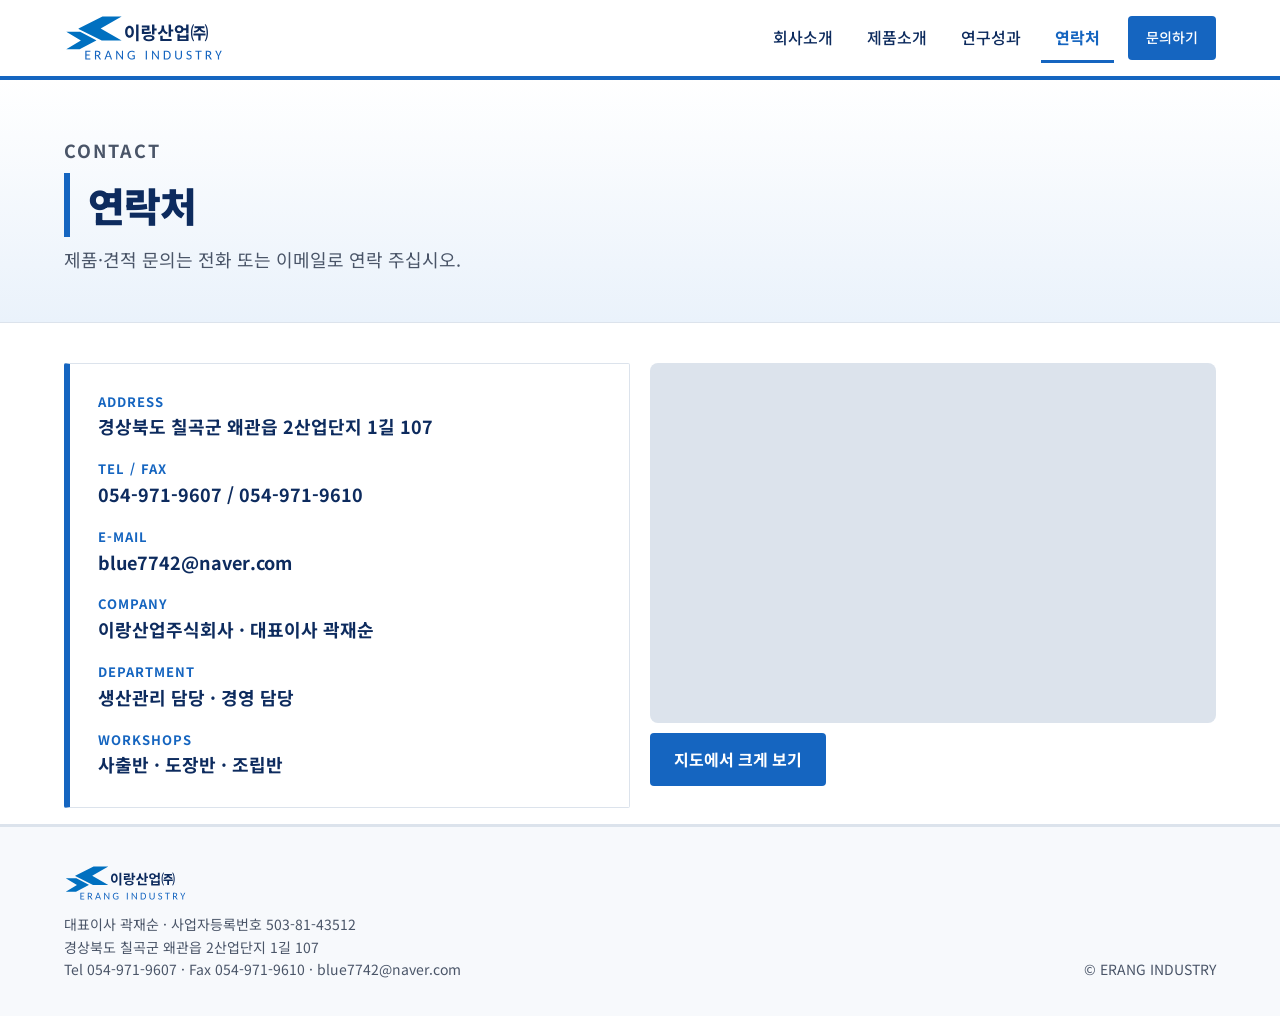
<file: contact.html>
<!doctype html>
<html lang="ko">
<head>
<meta charset="utf-8">
<meta name="viewport" content="width=device-width, initial-scale=1">
<title>연락처 | 이랑산업㈜</title>
<meta name="description" content="이랑산업 연락처 — 경상북도 칠곡군 왜관읍 2산업단지 1길 107, Tel 054-971-9607, blue7742@naver.com">
<meta property="og:title" content="연락처 | 이랑산업㈜">
<meta property="og:description" content="이랑산업 연락처 — 경상북도 칠곡군 왜관읍 2산업단지 1길 107, Tel 054-971-9607, blue7742@naver.com">
<meta property="og:type" content="website">
<meta property="og:site_name" content="이랑산업㈜ ERANG INDUSTRY">
<meta property="og:url" content="https://erang-korea.github.io/contact.html">
<meta property="og:image" content="https://erang-korea.github.io/og-image.jpg">
<meta property="og:image:width" content="1200">
<meta property="og:image:height" content="630">
<meta name="twitter:card" content="summary_large_image">
<link rel="preconnect" href="https://fonts.googleapis.com">
<link rel="stylesheet" href="https://fonts.googleapis.com/css2?family=Noto+Sans+KR:wght@400;500;700;900&amp;display=swap">
<link rel="stylesheet" href="style.css">
<link rel="icon" type="image/svg+xml" href="mark-erang.svg">
</head>
<body>
<header class="top"><div class="wrap">
<a href="index.html" class="logo"><img src="logo-erang.svg" alt="이랑산업㈜ ERANG INDUSTRY"></a>
<nav class="main" aria-label="주 메뉴"><a href="index.html">회사소개</a><a href="products.html">제품소개</a><a href="research.html">연구성과</a><a href="contact.html" class="on">연락처</a><a class="btn btn-blue" href="contact.html">문의하기</a></nav>
</div></header>
<main>

<section class="pagehead"><div class="wrap"><p class="kicker">CONTACT</p><h1>연락처</h1><p>제품·견적 문의는 전화 또는 이메일로 연락 주십시오.</p></div></section>
<div class="wrap"><section class="blk" style="padding-top:40px">
<div class="cols" style="grid-template-columns:repeat(auto-fit,minmax(300px,1fr))">
<div class="info">
<div><small>ADDRESS</small><b>경상북도 칠곡군 왜관읍 2산업단지 1길 107</b></div>
<div><small>TEL / FAX</small><b><a href="tel:054-971-9607">054-971-9607</a> / 054-971-9610</b></div>
<div><small>E-MAIL</small><b><a href="mailto:blue7742@naver.com">blue7742@naver.com</a></b></div>
<div><small>COMPANY</small><b>이랑산업주식회사 · 대표이사 곽재순</b></div>
<div><small>DEPARTMENT</small><b>생산관리 담당 · 경영 담당</b></div>
<div><small>WORKSHOPS</small><b>사출반 · 도장반 · 조립반</b></div>
</div>
<div style="display:flex;flex-direction:column;gap:10px">
<iframe title="이랑산업 위치 지도" src="https://maps.google.com/maps?q=%EA%B2%BD%EB%B6%81%20%EC%B9%A0%EA%B3%A1%EA%B5%B0%20%EC%99%9C%EA%B4%80%EC%9D%8D%202%EC%82%B0%EC%97%85%EB%8B%A8%EC%A7%80%201%EA%B8%B8%20107&amp;z=15&amp;output=embed" style="width:100%;height:360px;border:0;border-radius:8px;background:var(--line)" loading="lazy" referrerpolicy="no-referrer-when-downgrade" allowfullscreen></iframe>
<a class="btn btn-blue" style="align-self:flex-start" href="https://www.google.com/maps/search/?api=1&amp;query=%EA%B2%BD%EB%B6%81%20%EC%B9%A0%EA%B3%A1%EA%B5%B0%20%EC%99%9C%EA%B4%80%EC%9D%8D%202%EC%82%B0%EC%97%85%EB%8B%A8%EC%A7%80%201%EA%B8%B8%20107" target="_blank" rel="noopener">지도에서 크게 보기</a>
</div>
</div></section></div>
</main>
<footer><div class="wrap">
<div>
<a href="index.html" class="logo"><img src="logo-erang.svg" alt="이랑산업㈜ ERANG INDUSTRY"></a>
<p>대표이사 곽재순 · 사업자등록번호 503-81-43512</p>
<p>경상북도 칠곡군 왜관읍 2산업단지 1길 107</p>
<p>Tel 054-971-9607 · Fax 054-971-9610 · <a href="mailto:blue7742@naver.com">blue7742@naver.com</a></p>
</div>
<p>© ERANG INDUSTRY</p>
</div></footer>

</body>
</html>
</file>
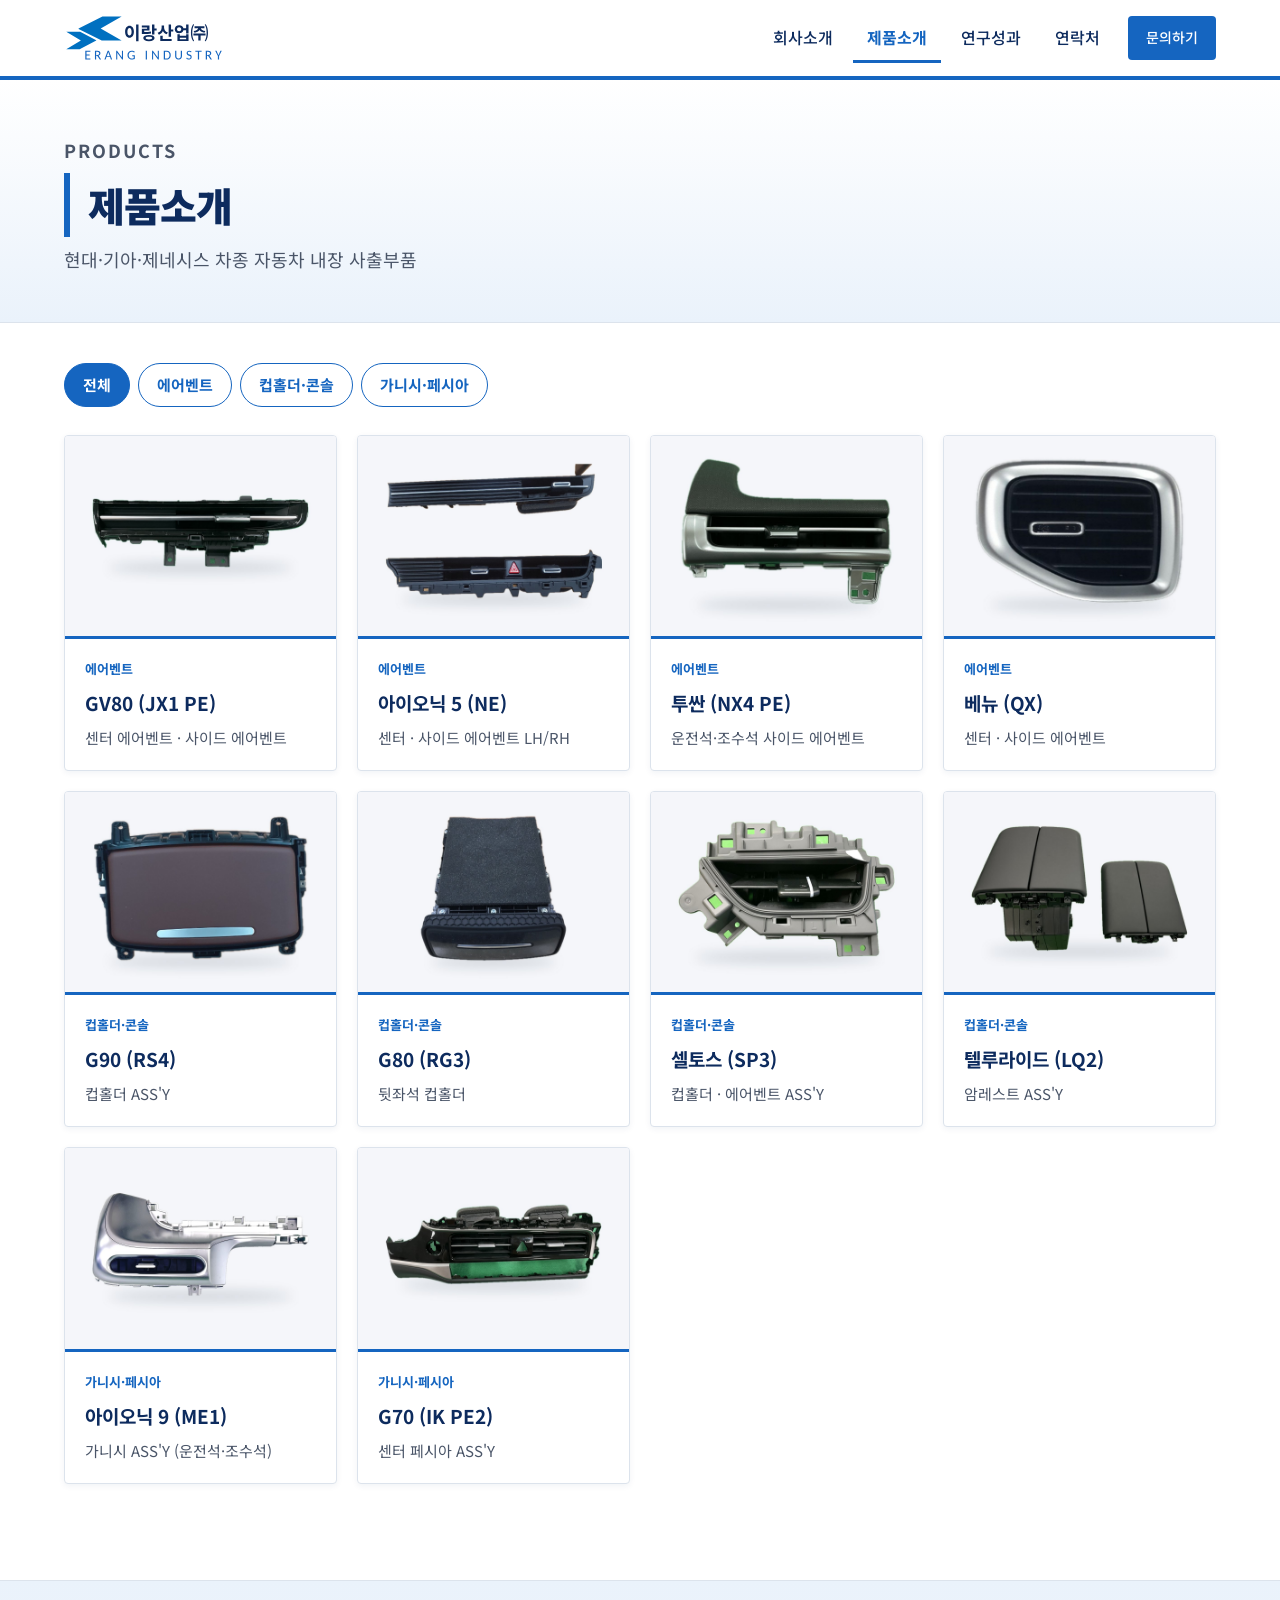
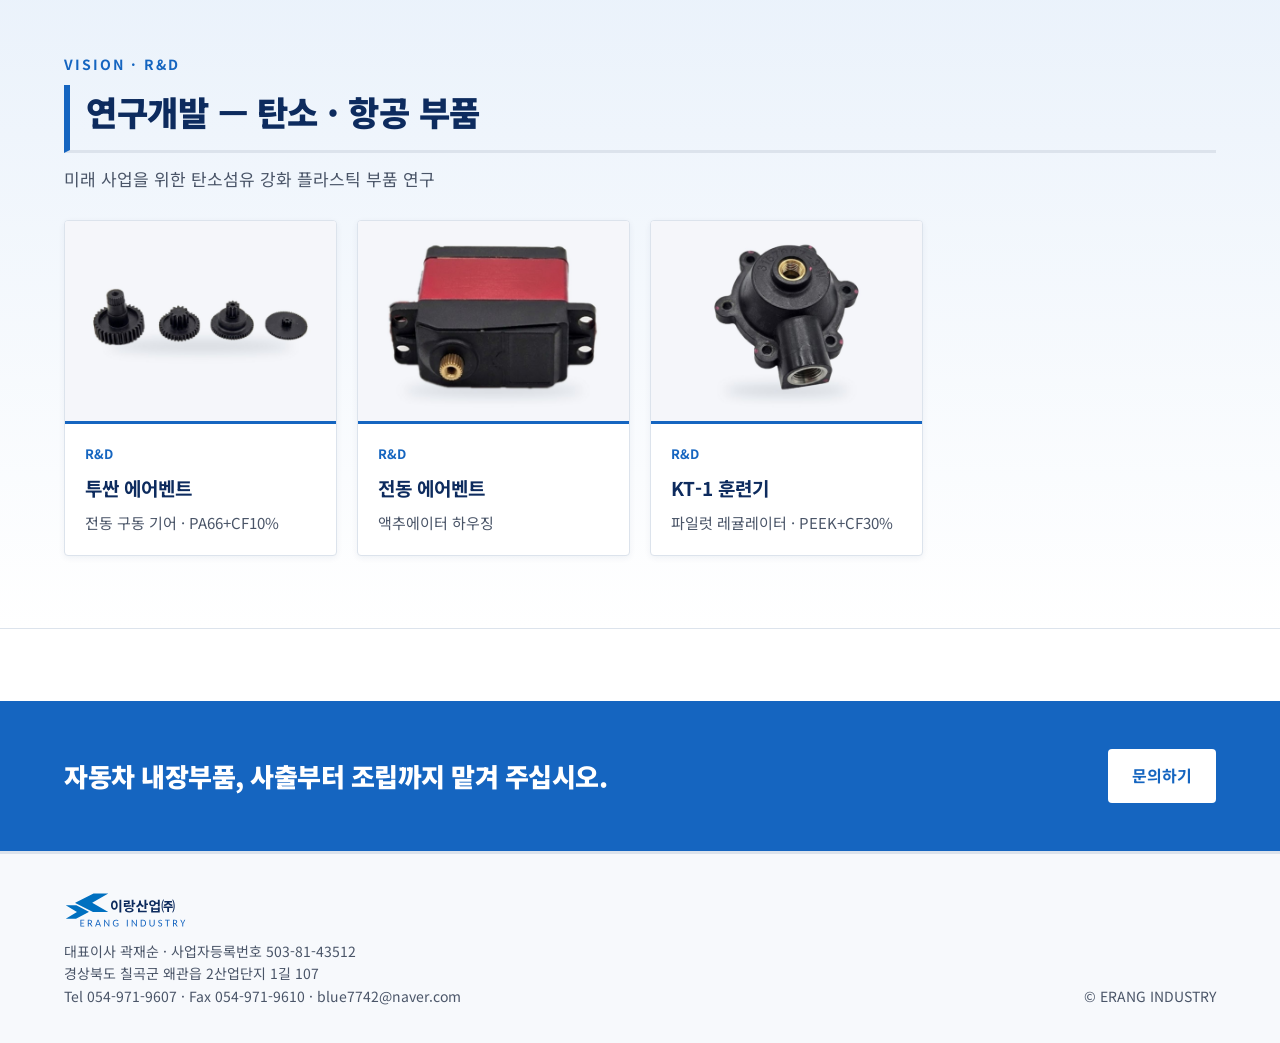
<file: products.html>
<!doctype html>
<html lang="ko">
<head>
<meta charset="utf-8">
<meta name="viewport" content="width=device-width, initial-scale=1">
<title>제품소개 | 이랑산업㈜</title>
<meta name="description" content="이랑산업 자동차 내장 사출부품 — 에어벤트, 컵홀더, 콘솔, 가니시">
<meta property="og:title" content="제품소개 | 이랑산업㈜">
<meta property="og:description" content="이랑산업 자동차 내장 사출부품 — 에어벤트, 컵홀더, 콘솔, 가니시">
<meta property="og:type" content="website">
<meta property="og:site_name" content="이랑산업㈜ ERANG INDUSTRY">
<meta property="og:url" content="https://erang-korea.github.io/products.html">
<meta property="og:image" content="https://erang-korea.github.io/og-image.jpg">
<meta property="og:image:width" content="1200">
<meta property="og:image:height" content="630">
<meta name="twitter:card" content="summary_large_image">
<link rel="preconnect" href="https://fonts.googleapis.com">
<link rel="stylesheet" href="https://fonts.googleapis.com/css2?family=Noto+Sans+KR:wght@400;500;700;900&amp;display=swap">
<link rel="stylesheet" href="style.css">
<link rel="icon" type="image/svg+xml" href="mark-erang.svg">
</head>
<body>
<header class="top"><div class="wrap">
<a href="index.html" class="logo"><img src="logo-erang.svg" alt="이랑산업㈜ ERANG INDUSTRY"></a>
<nav class="main" aria-label="주 메뉴"><a href="index.html">회사소개</a><a href="products.html" class="on">제품소개</a><a href="research.html">연구성과</a><a href="contact.html">연락처</a><a class="btn btn-blue" href="contact.html">문의하기</a></nav>
</div></header>
<main>

<section class="pagehead"><div class="wrap"><p class="kicker">PRODUCTS</p><h1>제품소개</h1><p>현대·기아·제네시스 차종 자동차 내장 사출부품</p></div></section>
<div class="wrap"><section class="blk" style="padding-top:40px">
<div class="filters" role="group" aria-label="제품 분류"><button type="button" data-filter="전체" aria-pressed="true">전체</button><button type="button" data-filter="에어벤트" aria-pressed="false">에어벤트</button><button type="button" data-filter="컵홀더·콘솔" aria-pressed="false">컵홀더·콘솔</button><button type="button" data-filter="가니시·페시아" aria-pressed="false">가니시·페시아</button></div>
<div class="grid">
<article class="card" data-cat="에어벤트"><img src="p-gv80-vent.jpg" alt="GV80 (JX1 PE) 센터 에어벤트 · 사이드 에어벤트" loading="lazy"><div class="body"><div class="meta"><span>에어벤트</span></div><h3>GV80 (JX1 PE)</h3><p>센터 에어벤트 · 사이드 에어벤트</p></div></article>
<article class="card" data-cat="에어벤트"><img src="p-ioniq5-vent.jpg" alt="아이오닉 5 (NE) 센터 · 사이드 에어벤트 LH/RH" loading="lazy"><div class="body"><div class="meta"><span>에어벤트</span></div><h3>아이오닉 5 (NE)</h3><p>센터 · 사이드 에어벤트 LH/RH</p></div></article>
<article class="card" data-cat="에어벤트"><img src="p-tucson-vent.jpg" alt="투싼 (NX4 PE) 운전석·조수석 사이드 에어벤트" loading="lazy"><div class="body"><div class="meta"><span>에어벤트</span></div><h3>투싼 (NX4 PE)</h3><p>운전석·조수석 사이드 에어벤트</p></div></article>
<article class="card" data-cat="에어벤트"><img src="p-venue-vent.jpg" alt="베뉴 (QX) 센터 · 사이드 에어벤트" loading="lazy"><div class="body"><div class="meta"><span>에어벤트</span></div><h3>베뉴 (QX)</h3><p>센터 · 사이드 에어벤트</p></div></article>
<article class="card" data-cat="컵홀더·콘솔"><img src="p-g90-cupholder.jpg" alt="G90 (RS4) 컵홀더 ASS&#x27;Y" loading="lazy"><div class="body"><div class="meta"><span>컵홀더·콘솔</span></div><h3>G90 (RS4)</h3><p>컵홀더 ASS&#x27;Y</p></div></article>
<article class="card" data-cat="컵홀더·콘솔"><img src="p-g80-rearholder.jpg" alt="G80 (RG3) 뒷좌석 컵홀더" loading="lazy"><div class="body"><div class="meta"><span>컵홀더·콘솔</span></div><h3>G80 (RG3)</h3><p>뒷좌석 컵홀더</p></div></article>
<article class="card" data-cat="컵홀더·콘솔"><img src="p-seltos-holder.jpg" alt="셀토스 (SP3) 컵홀더 · 에어벤트 ASS&#x27;Y" loading="lazy"><div class="body"><div class="meta"><span>컵홀더·콘솔</span></div><h3>셀토스 (SP3)</h3><p>컵홀더 · 에어벤트 ASS&#x27;Y</p></div></article>
<article class="card" data-cat="컵홀더·콘솔"><img src="p-telluride-armrest.jpg" alt="텔루라이드 (LQ2) 암레스트 ASS&#x27;Y" loading="lazy"><div class="body"><div class="meta"><span>컵홀더·콘솔</span></div><h3>텔루라이드 (LQ2)</h3><p>암레스트 ASS&#x27;Y</p></div></article>
<article class="card" data-cat="가니시·페시아"><img src="p-ioniq9-garnish.jpg" alt="아이오닉 9 (ME1) 가니시 ASS&#x27;Y (운전석·조수석)" loading="lazy"><div class="body"><div class="meta"><span>가니시·페시아</span></div><h3>아이오닉 9 (ME1)</h3><p>가니시 ASS&#x27;Y (운전석·조수석)</p></div></article>
<article class="card" data-cat="가니시·페시아"><img src="p-g70-facia.jpg" alt="G70 (IK PE2) 센터 페시아 ASS&#x27;Y" loading="lazy"><div class="body"><div class="meta"><span>가니시·페시아</span></div><h3>G70 (IK PE2)</h3><p>센터 페시아 ASS&#x27;Y</p></div></article>
</div></section></div>
<section class="vision"><div class="wrap">
<p class="label">VISION · R&amp;D</p><h2>연구개발 — 탄소 · 항공 부품</h2>
<p class="sub">미래 사업을 위한 탄소섬유 강화 플라스틱 부품 연구</p>
<div class="grid">
<article class="card"><img src="c-gears.jpg" alt="투싼 에어벤트 전동 구동 기어 · PA66+CF10%" loading="lazy"><div class="body"><div class="meta"><span>R&amp;D</span></div><h3>투싼 에어벤트</h3><p>전동 구동 기어 · PA66+CF10%</p></div></article>
<article class="card"><img src="c-actuator.jpg" alt="전동 에어벤트 액추에이터 하우징" loading="lazy"><div class="body"><div class="meta"><span>R&amp;D</span></div><h3>전동 에어벤트</h3><p>액추에이터 하우징</p></div></article>
<article class="card"><img src="c-regulator.jpg" alt="KT-1 훈련기 파일럿 레귤레이터 · PEEK+CF30%" loading="lazy"><div class="body"><div class="meta"><span>R&amp;D</span></div><h3>KT-1 훈련기</h3><p>파일럿 레귤레이터 · PEEK+CF30%</p></div></article>
</div></div></section>
<section class="cta"><div class="wrap">
<h2>자동차 내장부품, 사출부터 조립까지 맡겨 주십시오.</h2>
<a class="btn btn-blue" href="contact.html">문의하기</a>
</div></section>
</main>
<footer><div class="wrap">
<div>
<a href="index.html" class="logo"><img src="logo-erang.svg" alt="이랑산업㈜ ERANG INDUSTRY"></a>
<p>대표이사 곽재순 · 사업자등록번호 503-81-43512</p>
<p>경상북도 칠곡군 왜관읍 2산업단지 1길 107</p>
<p>Tel 054-971-9607 · Fax 054-971-9610 · <a href="mailto:blue7742@naver.com">blue7742@naver.com</a></p>
</div>
<p>© ERANG INDUSTRY</p>
</div></footer>
<script>
document.querySelectorAll('[data-filter]').forEach(function(b){b.addEventListener('click',function(){
var f=b.getAttribute('data-filter');
document.querySelectorAll('[data-filter]').forEach(function(x){x.setAttribute('aria-pressed',x===b?'true':'false');});
document.querySelectorAll('article[data-cat]').forEach(function(c){c.style.display=(f==='전체'||c.getAttribute('data-cat')===f)?'':'none';});
});});
</script>
</body>
</html>
</file>
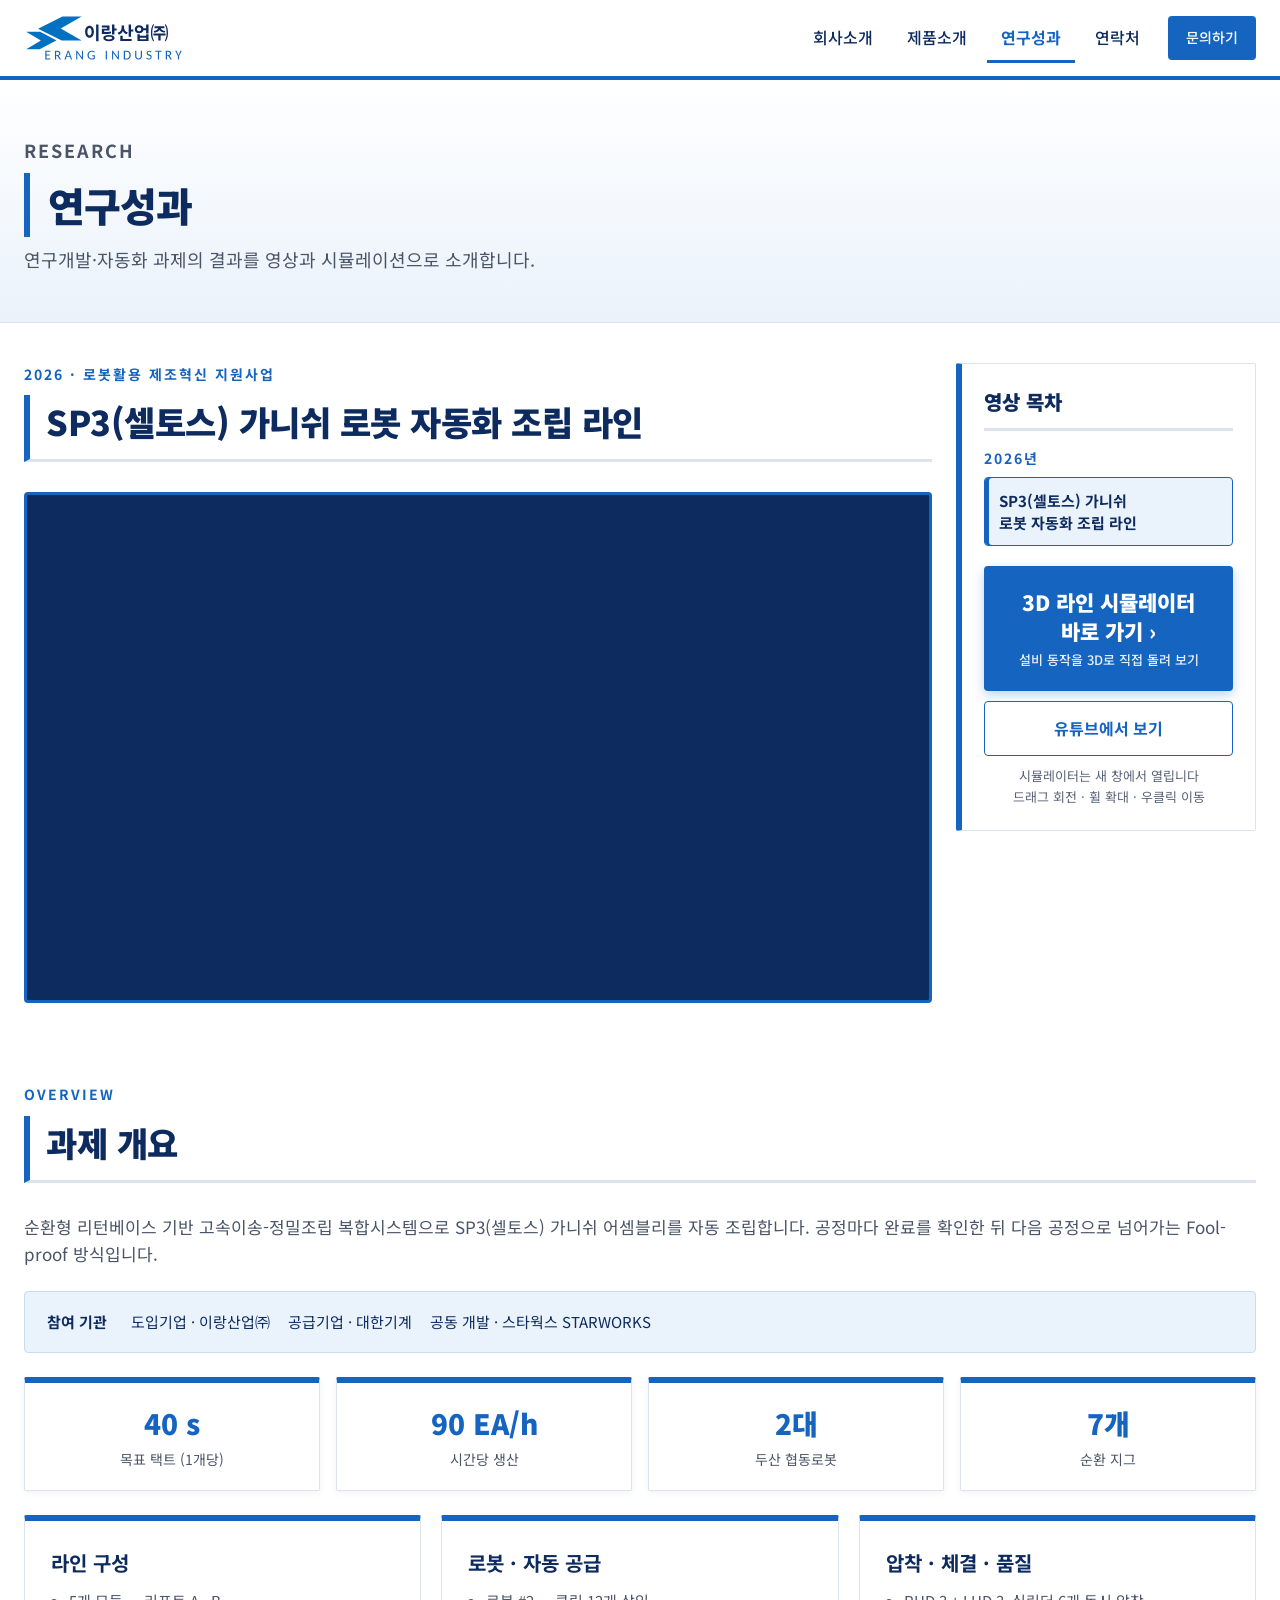
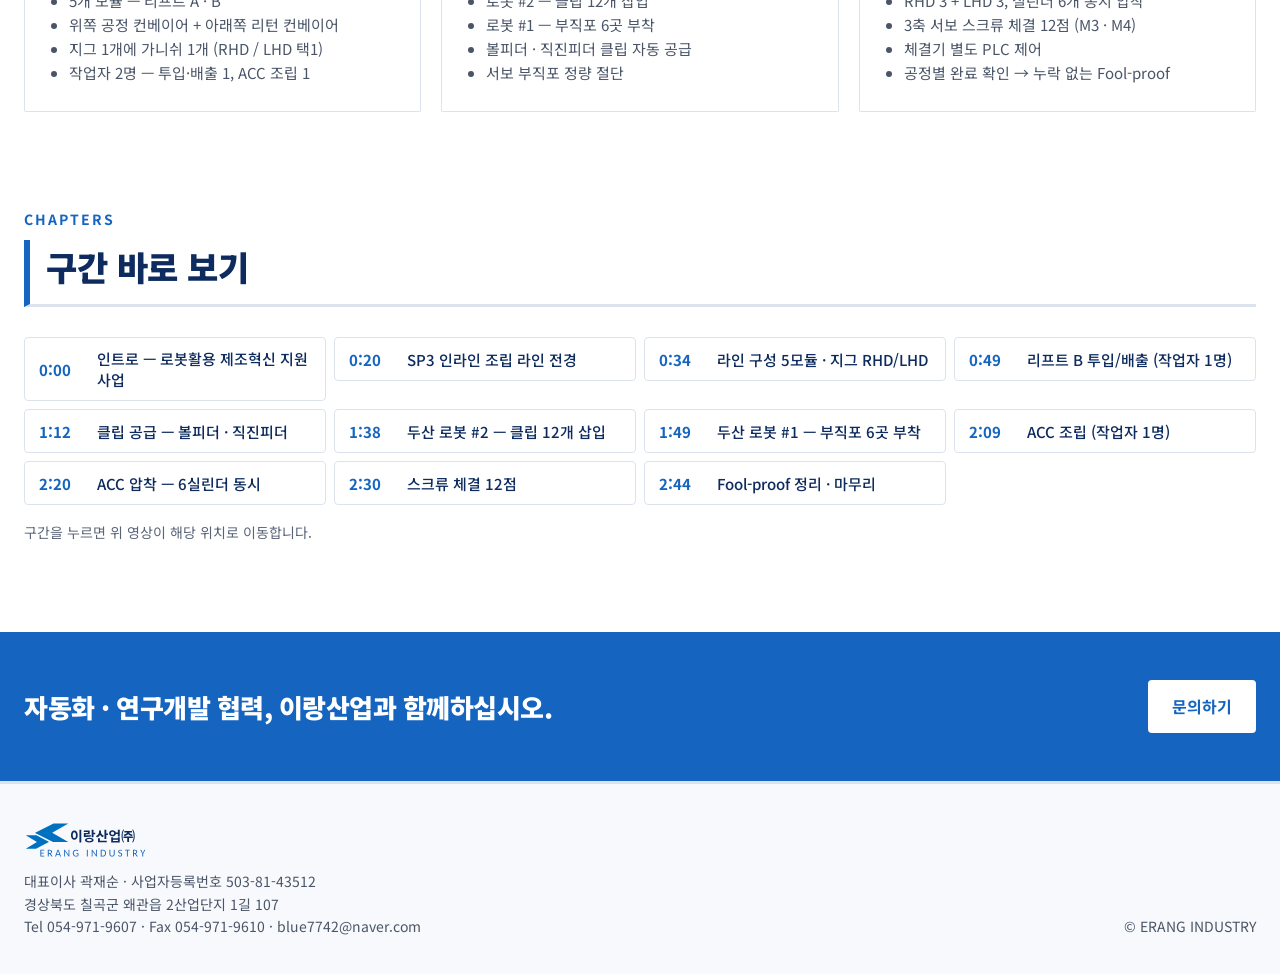
<file: research.html>
<!doctype html>
<html lang="ko">
<head>
<meta charset="utf-8">
<meta name="viewport" content="width=device-width, initial-scale=1">
<title>연구성과 | 이랑산업㈜</title>
<meta name="description" content="이랑산업 연구성과 — SP3(셀토스) 가니쉬 로봇 자동화 조립 라인 (2026 로봇활용 제조혁신 지원사업, 이랑산업·대한기계·스타웍스)">
<meta property="og:title" content="연구성과 | 이랑산업㈜">
<meta property="og:description" content="SP3(셀토스) 가니쉬 로봇 자동화 조립 라인 — 협동로봇 2대 · 택트 40초 · Fool-proof 공정">
<meta property="og:type" content="website">
<meta property="og:site_name" content="이랑산업㈜ ERANG INDUSTRY">
<meta property="og:url" content="https://erang-korea.github.io/research.html">
<meta property="og:image" content="https://erang-korea.github.io/og-image.jpg">
<meta property="og:image:width" content="1200">
<meta property="og:image:height" content="630">
<meta name="twitter:card" content="summary_large_image">
<link rel="preconnect" href="https://fonts.googleapis.com">
<link rel="stylesheet" href="https://fonts.googleapis.com/css2?family=Noto+Sans+KR:wght@400;500;700;900&amp;display=swap">
<link rel="stylesheet" href="style.css?v=20261105d">
<link rel="icon" type="image/svg+xml" href="mark-erang.svg">
</head>
<body class="pg-research">
<header class="top"><div class="wrap">
<a href="index.html" class="logo"><img src="logo-erang.svg" alt="이랑산업㈜ ERANG INDUSTRY"></a>
<nav class="main" aria-label="주 메뉴"><a href="index.html">회사소개</a><a href="products.html">제품소개</a><a href="research.html" class="on">연구성과</a><a href="contact.html">연락처</a><a class="btn btn-blue" href="contact.html">문의하기</a></nav>
</div></header>
<main>

<section class="pagehead"><div class="wrap"><p class="kicker">RESEARCH</p><h1>연구성과</h1><p>연구개발·자동화 과제의 결과를 영상과 시뮬레이션으로 소개합니다.</p></div></section>

<div class="wrap">
<section class="blk rs-main" style="padding-top:40px">
<div class="rs-left">
<p class="label" id="rsLabel">2026 · 로봇활용 제조혁신 지원사업</p>
<h2 id="rsTitle">SP3(셀토스) 가니쉬 로봇 자동화 조립 라인</h2>
<div class="rs-video"><iframe id="rsPlayer" src="https://www.youtube-nocookie.com/embed/ipcxv87NiCk?autoplay=1&amp;mute=0&amp;playsinline=1&amp;rel=0&amp;modestbranding=1&amp;enablejsapi=1" title="SP3(셀토스) 가니쉬 로봇 자동화 조립 라인 영상" allow="autoplay; encrypted-media; picture-in-picture; fullscreen" allowfullscreen></iframe></div>
</div>
<aside class="info rs-side" aria-label="영상 목차">
<h3 class="vl-h">영상 목차</h3>
<div class="vl-year">2026년</div>
<ul class="vlist">
<li><button type="button" class="on" aria-current="true" data-id="ipcxv87NiCk">SP3(셀토스) 가니쉬<br>로봇 자동화 조립 라인</button></li>
</ul>
<div class="btns">
<a class="btn btn-blue btn-sim" href="sim-sp3.html" target="_blank" rel="noopener">3D 라인 시뮬레이터<br>바로 가기 ›<span>설비 동작을 3D로 직접 돌려 보기</span></a>
<a class="btn btn-line" href="https://youtu.be/ipcxv87NiCk" target="_blank" rel="noopener">유튜브에서 보기</a>
<small>시뮬레이터는 새 창에서 열립니다<br>드래그 회전 · 휠 확대 · 우클릭 이동</small>
</div>
</aside>
</section>
</div>

<div class="wrap">
<section class="blk">
<p class="label">OVERVIEW</p><h2>과제 개요</h2>
<p style="margin:0 0 24px;font-size:17px;color:var(--sub)">순환형 리턴베이스 기반 고속이송-정밀조립 복합시스템으로 SP3(셀토스) 가니쉬 어셈블리를 자동 조립합니다. 공정마다 완료를 확인한 뒤 다음 공정으로 넘어가는 Fool-proof 방식입니다.</p>
<div class="models" style="margin:0 0 24px"><b>참여 기관</b><span>도입기업 · 이랑산업㈜</span><span>공급기업 · 대한기계</span><span>공동 개발 · 스타웍스 STARWORKS</span></div>
<div class="rs-facts">
<div><b>40 s</b><span>목표 택트 (1개당)</span></div>
<div><b>90 EA/h</b><span>시간당 생산</span></div>
<div><b>2대</b><span>두산 협동로봇</span></div>
<div><b>7개</b><span>순환 지그</span></div>
</div>
<div class="cols">
<div class="panel"><h3>라인 구성</h3><ul><li>5개 모듈 — 리프트 A · B</li><li>위쪽 공정 컨베이어 + 아래쪽 리턴 컨베이어</li><li>지그 1개에 가니쉬 1개 (RHD / LHD 택1)</li><li>작업자 2명 — 투입·배출 1, ACC 조립 1</li></ul></div>
<div class="panel"><h3>로봇 · 자동 공급</h3><ul><li>로봇 #2 — 클립 12개 삽입</li><li>로봇 #1 — 부직포 6곳 부착</li><li>볼피더 · 직진피더 클립 자동 공급</li><li>서보 부직포 정량 절단</li></ul></div>
<div class="panel"><h3>압착 · 체결 · 품질</h3><ul><li>RHD 3 + LHD 3, 실린더 6개 동시 압착</li><li>3축 서보 스크류 체결 12점 (M3 · M4)</li><li>체결기 별도 PLC 제어</li><li>공정별 완료 확인 → 누락 없는 Fool-proof</li></ul></div>
</div>
</section>

<section class="blk">
<p class="label">CHAPTERS</p><h2>구간 바로 보기</h2>
<ul class="chap">
<li><button type="button" data-t="0"><b>0:00</b>인트로 — 로봇활용 제조혁신 지원사업</button></li>
<li><button type="button" data-t="20"><b>0:20</b>SP3 인라인 조립 라인 전경</button></li>
<li><button type="button" data-t="34"><b>0:34</b>라인 구성 5모듈 · 지그 RHD/LHD</button></li>
<li><button type="button" data-t="49"><b>0:49</b>리프트 B 투입/배출 (작업자 1명)</button></li>
<li><button type="button" data-t="72"><b>1:12</b>클립 공급 — 볼피더 · 직진피더</button></li>
<li><button type="button" data-t="98"><b>1:38</b>두산 로봇 #2 — 클립 12개 삽입</button></li>
<li><button type="button" data-t="109"><b>1:49</b>두산 로봇 #1 — 부직포 6곳 부착</button></li>
<li><button type="button" data-t="129"><b>2:09</b>ACC 조립 (작업자 1명)</button></li>
<li><button type="button" data-t="140"><b>2:20</b>ACC 압착 — 6실린더 동시</button></li>
<li><button type="button" data-t="150"><b>2:30</b>스크류 체결 12점</button></li>
<li><button type="button" data-t="164"><b>2:44</b>Fool-proof 정리 · 마무리</button></li>
</ul>
<p class="rs-note">구간을 누르면 위 영상이 해당 위치로 이동합니다.</p>
</section>
</div>

<section class="cta"><div class="wrap">
<h2>자동화 · 연구개발 협력, 이랑산업과 함께하십시오.</h2>
<a class="btn btn-blue" href="contact.html">문의하기</a>
</div></section>
</main>
<footer><div class="wrap">
<div>
<a href="index.html" class="logo"><img src="logo-erang.svg" alt="이랑산업㈜ ERANG INDUSTRY"></a>
<p>대표이사 곽재순 · 사업자등록번호 503-81-43512</p>
<p>경상북도 칠곡군 왜관읍 2산업단지 1길 107</p>
<p>Tel 054-971-9607 · Fax 054-971-9610 · <a href="mailto:blue7742@naver.com">blue7742@naver.com</a></p>
</div>
<p>© ERANG INDUSTRY</p>
</div></footer>
<script>
(function(){
  var f=document.getElementById('rsPlayer');
  function cmd(fn,args){f.contentWindow.postMessage(JSON.stringify({event:'command',func:fn,args:args||[]}),'*');}
  document.querySelectorAll('.vlist button').forEach(function(b){
    b.addEventListener('click',function(){
      document.querySelectorAll('.vlist button').forEach(function(x){x.classList.remove('on');x.removeAttribute('aria-current');});
      b.classList.add('on');b.setAttribute('aria-current','true');
      var id=b.dataset.id;
      if(f.src.indexOf('/embed/'+id)<0){f.src='https://www.youtube-nocookie.com/embed/'+id+'?autoplay=1&mute=0&playsinline=1&rel=0&modestbranding=1&enablejsapi=1';}
      else{cmd('seekTo',[0,true]);cmd('playVideo');}
      f.scrollIntoView({behavior:'smooth',block:'center'});
    });
  });
  document.querySelectorAll('.chap button').forEach(function(b){
    b.addEventListener('click',function(){
      cmd('seekTo',[+b.dataset.t,true]);cmd('playVideo');
      f.scrollIntoView({behavior:'smooth',block:'center'});
    });
  });
})();
</script>
</body>
</html>
</file>
<file: style.css>
:root{--blue:#1565C0;--blue2:#0070C0;--navy:#0D2B5E;--pale:#EAF2FB;--bg:#F7F9FC;--line:#DCE3EC;--ink:#1A2233;--sub:#4A5568;--mute:#5A6478}
*{box-sizing:border-box}
body{margin:0;background:#fff;color:var(--ink);font-family:'Noto Sans KR',sans-serif;line-height:1.6}
a{color:inherit;text-decoration:none}a:hover{color:var(--blue)}
img{max-width:100%;display:block}
.wrap{max-width:1200px;margin:0 auto;padding:0 24px}
header.top{background:#fff;border-bottom:4px solid var(--blue);position:sticky;top:0;z-index:10}
header.top .wrap{min-height:76px;display:flex;align-items:center;justify-content:space-between;gap:16px;flex-wrap:wrap}
.logo img{height:52px;width:auto}
nav.main{display:flex;align-items:center;gap:6px;flex-wrap:wrap}
nav.main a{padding:12px 14px;font-size:16px;font-weight:500;color:var(--navy)}
nav.main a.on{color:var(--blue);font-weight:700;box-shadow:inset 0 -3px 0 var(--blue)}
.btn{display:inline-block;padding:14px 24px;font-size:16px;font-weight:700;border-radius:4px;min-height:44px}
.btn-blue{background:var(--blue);color:#fff}.btn-blue:hover{color:#fff;background:#0D4FA0}
.btn-line{border:1px solid var(--blue);color:var(--blue);background:#fff}.btn-line:hover{background:var(--pale)}
nav.main .btn{padding:10px 18px;font-size:14px;margin-left:8px;color:#fff}
.hero{background:linear-gradient(180deg,#fff 0%,var(--pale) 100%)}
.hero .wrap{padding:64px 24px 72px;display:flex;flex-wrap:wrap;gap:48px;align-items:center}
.hero .box{flex:1 1 440px;min-width:0;display:flex;flex-direction:column;gap:20px;border-left:6px solid var(--blue);padding-left:28px}
.kicker{margin:0;font-size:14px;font-weight:700;letter-spacing:2px;color:var(--blue)}
.hero h1{margin:0;font-size:46px;line-height:1.25;font-weight:900;letter-spacing:-1px;color:var(--navy)}
.hero p.lead{margin:0;font-size:18px;color:var(--sub)}
.hero .btns{display:flex;gap:12px;flex-wrap:wrap}
.hero figure{flex:1 1 460px;min-width:0;margin:0}
.hero figure img{width:100%;aspect-ratio:16/10;object-fit:cover;border:3px solid var(--blue);border-radius:4px}
.pagehead{background:linear-gradient(180deg,#fff 0%,var(--pale) 100%);border-bottom:1px solid var(--line)}
.pagehead .wrap{padding:56px 24px 48px}
.pagehead h1{margin:8px 0;font-size:40px;font-weight:900;letter-spacing:-1px;color:var(--navy);border-left:6px solid var(--blue);padding-left:18px}
.pagehead p{margin:0;font-size:18px;color:var(--sub)}
.facts .wrap{padding:36px 24px 8px;display:grid;grid-template-columns:repeat(auto-fit,minmax(200px,1fr));gap:20px}
.facts .wrap>div{background:#fff;border:1px solid var(--line);border-top:6px solid var(--blue);border-radius:2px;padding:22px;text-align:center;box-shadow:0 2px 6px rgba(13,43,94,.06)}
.facts b{display:block;font-size:34px;font-weight:900;color:var(--blue)}.facts span{font-size:15px;color:var(--sub)}
section.blk{padding:80px 0 16px}
.label{margin:0 0 10px;font-size:14px;font-weight:700;letter-spacing:2px;color:var(--blue)}
h2{margin:0 0 30px;font-size:34px;font-weight:900;letter-spacing:-.5px;color:var(--navy);border-left:6px solid var(--blue);padding-left:16px;border-bottom:3px solid var(--line);padding-bottom:10px}
.grid{display:grid;grid-template-columns:repeat(auto-fill,minmax(270px,1fr));gap:20px}
.grid3{grid-template-columns:repeat(auto-fit,minmax(300px,1fr))}
.card{background:#fff;border:1px solid var(--line);border-radius:4px;overflow:hidden;display:flex;flex-direction:column;box-shadow:0 2px 6px rgba(13,43,94,.06)}
.card img{width:100%;aspect-ratio:4/3;object-fit:cover;border-bottom:3px solid var(--blue)}
.card .body{padding:20px;display:flex;flex-direction:column;gap:8px}
.card .meta{display:flex;justify-content:space-between;gap:8px;font-size:13px;font-weight:700;color:var(--blue)}
.card h3{margin:0;font-size:19px;font-weight:700;color:var(--navy)}
.card p{margin:0;font-size:15px;color:var(--sub)}
.split{display:flex;flex-wrap:wrap;background:#fff;border:1px solid var(--line);border-left:6px solid var(--blue);border-radius:2px;overflow:hidden}
.split .img{flex:1 1 380px;min-width:0;border-right:1px solid var(--line);display:grid;grid-template-columns:1fr 1fr}
.split .img img{width:100%;height:100%;object-fit:cover;aspect-ratio:4/3}
.split .txt{flex:1 1 420px;min-width:0;padding:32px;display:flex;flex-direction:column;gap:14px}
table.spec{width:100%;border-collapse:collapse;font-size:15px}
table.spec th{text-align:left;font-size:13px;color:#fff;background:var(--blue);padding:10px 8px}
table.spec td{padding:12px 8px;border-bottom:1px solid var(--line)}
table.spec td.v{font-weight:700;color:var(--blue)}
.scroll{overflow-x:auto}
.timeline{list-style:none;margin:0;padding:0;border-left:3px solid var(--blue)}
.timeline li{position:relative;padding:0 0 18px 24px}
.timeline li::before{content:"";position:absolute;left:-8px;top:7px;width:13px;height:13px;border-radius:50%;background:#fff;border:3px solid var(--blue)}
.timeline b{display:inline-block;min-width:92px;color:var(--blue)}
.cols{display:grid;grid-template-columns:repeat(auto-fit,minmax(280px,1fr));gap:20px}
.panel{background:#fff;border:1px solid var(--line);border-top:6px solid var(--blue);border-radius:2px;padding:26px;display:flex;flex-direction:column;gap:10px}
.panel h3{margin:0;font-size:20px;color:var(--navy)}
.panel ul{margin:0;padding-left:18px;color:var(--sub);font-size:15px}
.chips{display:flex;flex-wrap:wrap;gap:8px}
.chips span{padding:9px 14px;font-size:14px;font-weight:500;color:var(--navy);background:var(--pale);border:1px solid #C9DCF2;border-radius:999px}
.partners{display:grid;grid-template-columns:repeat(auto-fill,minmax(300px,1fr));gap:16px}
.partners a{background:#fff;border:1px solid var(--line);border-radius:4px;padding:18px;display:flex;flex-direction:column;align-items:center;justify-content:center;gap:12px;min-height:130px;text-align:center}
.partners a:hover{border-color:var(--blue);box-shadow:0 4px 12px rgba(21,101,192,.12)}
.partners img{max-height:44px;max-width:180px;width:auto;object-fit:contain}
.partners span{font-size:13px;color:var(--mute)}
.biz{display:grid;grid-template-columns:repeat(auto-fit,minmax(300px,1fr));gap:20px}
.biz .card img{aspect-ratio:4/3;object-fit:cover}
.biz .card ul{margin:4px 0 0;padding-left:18px;color:var(--sub);font-size:15px}
.models{margin-top:22px;background:var(--pale);border:1px solid #C9DCF2;border-radius:4px;padding:18px 22px;display:flex;flex-wrap:wrap;gap:8px 18px;align-items:center}
.models b{color:var(--navy);font-size:15px;margin-right:6px}
.models span{font-size:15px;color:var(--navy)}
.flow{display:grid;grid-template-columns:repeat(auto-fit,minmax(240px,1fr));gap:20px;counter-reset:f}
.flow .card img{aspect-ratio:16/9}
.vision{background:linear-gradient(180deg,var(--pale),#fff);border-top:1px solid var(--line);border-bottom:1px solid var(--line);margin-top:80px}
.vision .wrap{padding:72px 24px}
.vision h2{margin-bottom:12px}
.vision p.sub{margin:0 0 28px;font-size:17px;color:var(--sub)}
.more{margin-top:20px}
.partners img[src*="gitc_logo"]{filter:invert(1) hue-rotate(180deg) contrast(1.4)}
.filters{display:flex;flex-wrap:wrap;gap:8px;margin-bottom:28px}
.filters button{min-height:44px;padding:10px 18px;font:700 15px 'Noto Sans KR',sans-serif;border-radius:999px;cursor:pointer;background:#fff;color:var(--blue);border:1px solid var(--blue)}
.filters button[aria-pressed=true]{background:var(--blue);color:#fff}
.cta{background:var(--blue);color:#fff;margin-top:72px}
.cta .wrap{padding:48px 24px;display:flex;flex-wrap:wrap;gap:24px;align-items:center;justify-content:space-between}
.cta h2{color:#fff;margin:0;font-size:26px;border:0;padding:0}
.cta .btn{background:#fff;color:var(--blue)}.cta .btn:hover{background:var(--pale);color:var(--blue)}
footer{background:var(--bg);color:var(--sub);font-size:14px;border-top:3px solid var(--line)}
footer .wrap{padding:36px 24px;display:flex;flex-wrap:wrap;gap:24px;justify-content:space-between;align-items:flex-end}
footer p{margin:0}
footer .logo img{height:40px;margin-bottom:10px}
.info{background:#fff;border:1px solid var(--line);border-left:6px solid var(--blue);border-radius:2px;padding:28px;display:flex;flex-direction:column;gap:18px}
.info small{display:block;font-size:13px;font-weight:700;letter-spacing:1px;color:var(--blue)}
.info b{font-size:18px;color:var(--navy)}
@media (max-width:600px){.hero h1{font-size:32px}.pagehead h1{font-size:30px}h2{font-size:26px}.logo img{height:38px}}
/* 첫 화면 기업소개 영상 (2026-10-31) — 플레이어 폭 약 560px → 유튜브가 360~480p 자동 선택 */
.hero .yt{position:relative;width:100%;max-width:100%;aspect-ratio:16/9;border:3px solid var(--blue);border-radius:4px;overflow:hidden;background:var(--navy) url(hero-factory.jpg) center/cover}
.hero .yt iframe{position:absolute;inset:0;width:100%;height:100%;border:0}
.hero figcaption{margin-top:8px;font-size:13px;color:var(--mute)}
@media (max-width:600px){.hero figure.hero-video{order:-1}}
/* 연구성과 페이지 (2026-11-05) */
.pg-research .wrap{max-width:1440px}
.rs-main{display:grid;grid-template-columns:minmax(0,1fr) 300px;gap:24px;align-items:start}
.rs-video{position:relative;aspect-ratio:16/9;border:3px solid var(--blue);border-radius:4px;overflow:hidden;background:var(--navy)}
.rs-video iframe{position:absolute;inset:0;width:100%;height:100%;border:0}
.rs-side{gap:16px}
.rs-side .btns{display:flex;flex-direction:column;gap:10px;margin-top:4px}
.rs-side .btns .btn{text-align:center}
.rs-side .btns small{font-size:13px;color:var(--mute);letter-spacing:0;font-weight:400}
.rs-facts{display:grid;grid-template-columns:repeat(auto-fit,minmax(180px,1fr));gap:16px;margin-bottom:24px}
.rs-facts div{background:#fff;border:1px solid var(--line);border-top:6px solid var(--blue);border-radius:2px;padding:18px;text-align:center;box-shadow:0 2px 6px rgba(13,43,94,.06)}
.rs-facts b{display:block;font-size:28px;font-weight:900;color:var(--blue)}.rs-facts span{font-size:14px;color:var(--sub)}
.chap{list-style:none;margin:0;padding:0;display:grid;grid-template-columns:repeat(auto-fill,minmax(300px,1fr));gap:8px}
.chap button{width:100%;min-height:44px;display:flex;gap:14px;align-items:center;text-align:left;padding:10px 14px;background:#fff;border:1px solid var(--line);border-radius:4px;font:500 15px 'Noto Sans KR',sans-serif;color:var(--navy);cursor:pointer}
.chap button:hover{border-color:var(--blue);background:var(--pale)}
.chap b{min-width:44px;font-weight:700;color:var(--blue);font-variant-numeric:tabular-nums}
.rs-note{margin:16px 0 0;font-size:14px;color:var(--mute)}
.rs-side{padding:22px;position:sticky;top:96px}
section.rs-main{padding-bottom:0}
.vl-h{margin:0;font-size:20px;font-weight:900;color:var(--navy);padding-bottom:10px;border-bottom:3px solid var(--line)}
.vl-year{font-size:14px;font-weight:700;letter-spacing:2px;color:var(--blue)}
.vlist{list-style:none;margin:-8px 0 0;padding:0;display:flex;flex-direction:column;gap:8px}
.vlist button{width:100%;min-height:44px;text-align:left;padding:12px 14px;background:#fff;border:1px solid var(--line);border-radius:4px;cursor:pointer;font:700 15px/1.45 'Noto Sans KR',sans-serif;color:var(--navy);word-break:keep-all}
.vlist button:hover{border-color:var(--blue)}
.vlist button.on{background:var(--pale);border-color:var(--blue);box-shadow:inset 4px 0 0 var(--blue)}
.rs-left{min-width:0}
.btn-sim{padding:22px 20px;font-size:21px;line-height:1.35;font-weight:900;box-shadow:0 4px 12px rgba(21,101,192,.28)}
.btn-sim span{display:block;margin-top:6px;font-size:13px;font-weight:500;opacity:.9}
@media (max-width:960px){.rs-main{grid-template-columns:minmax(0,1fr)}.rs-side{position:static;order:-1}}
.rs-side small,.btn-sim{text-align:center}
h1,h2,h3,.pagehead p,.vlist b,.btn{word-break:keep-all}
</file>
